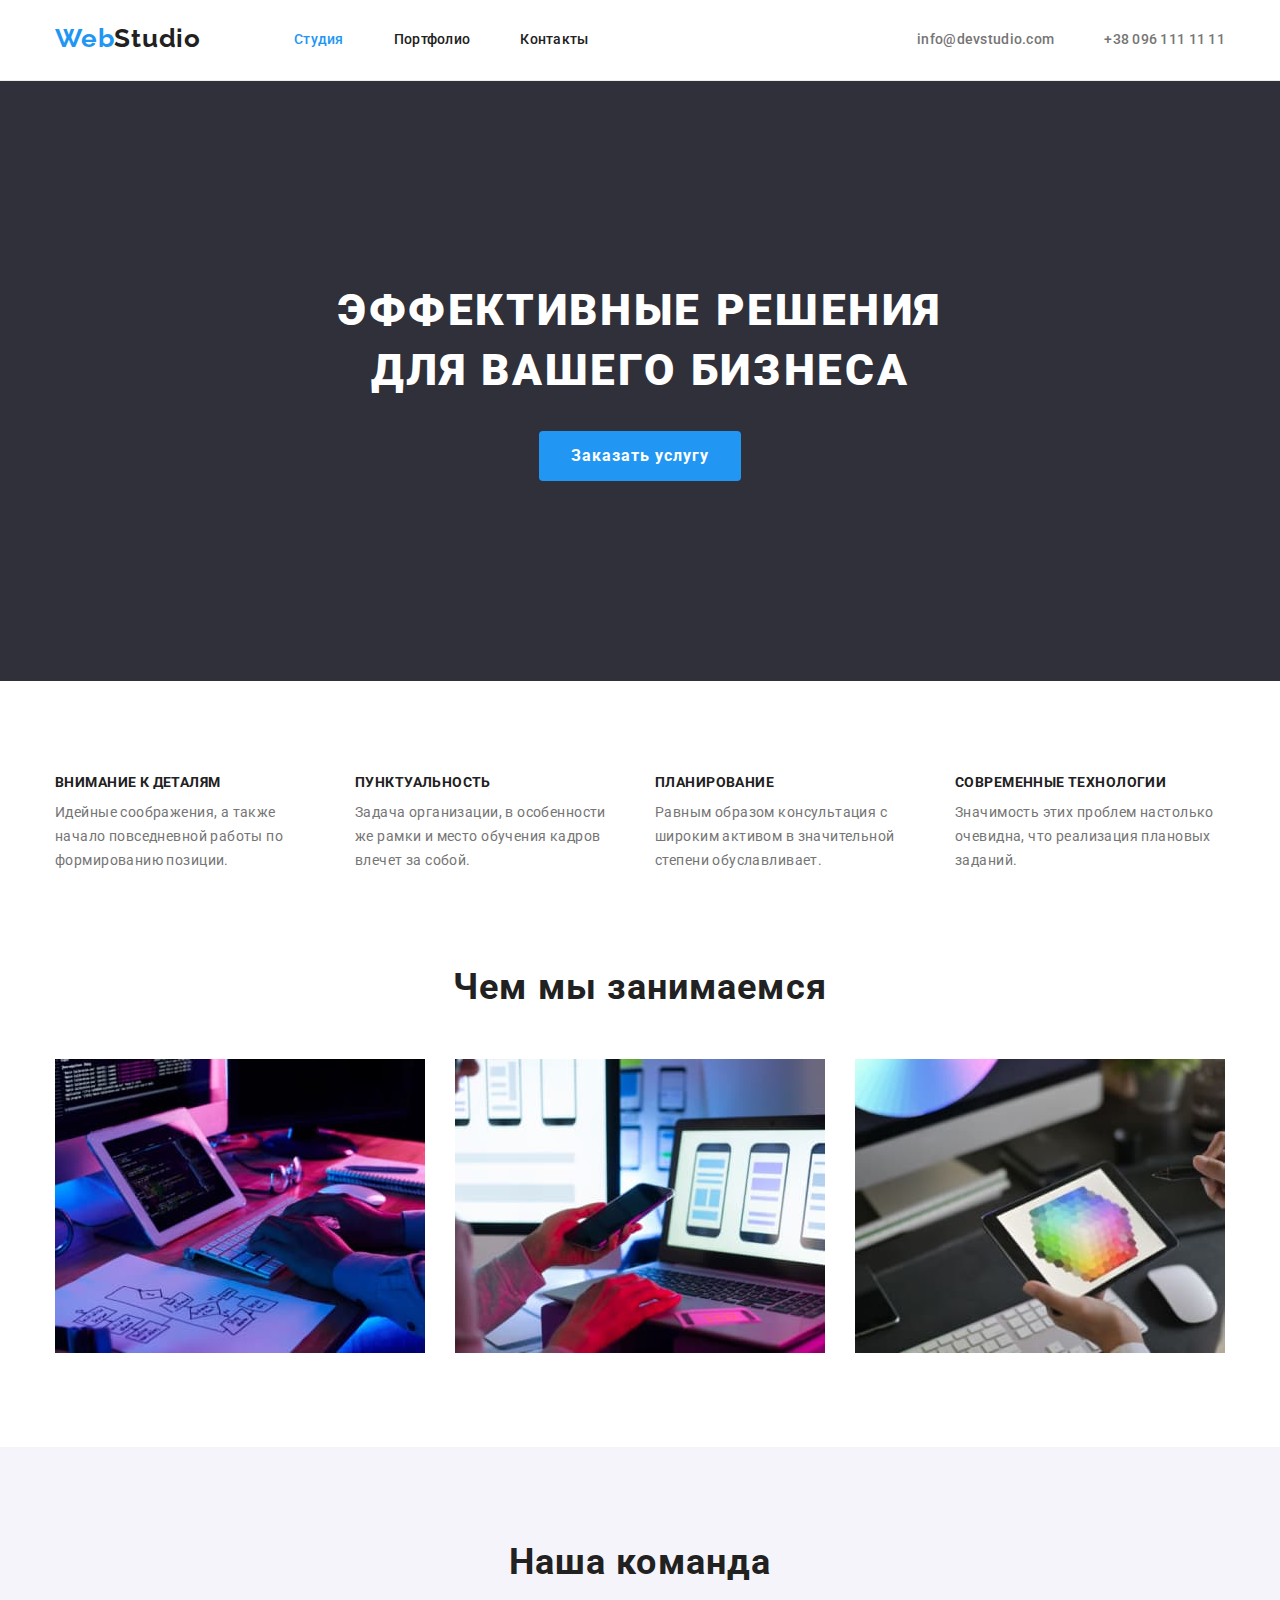
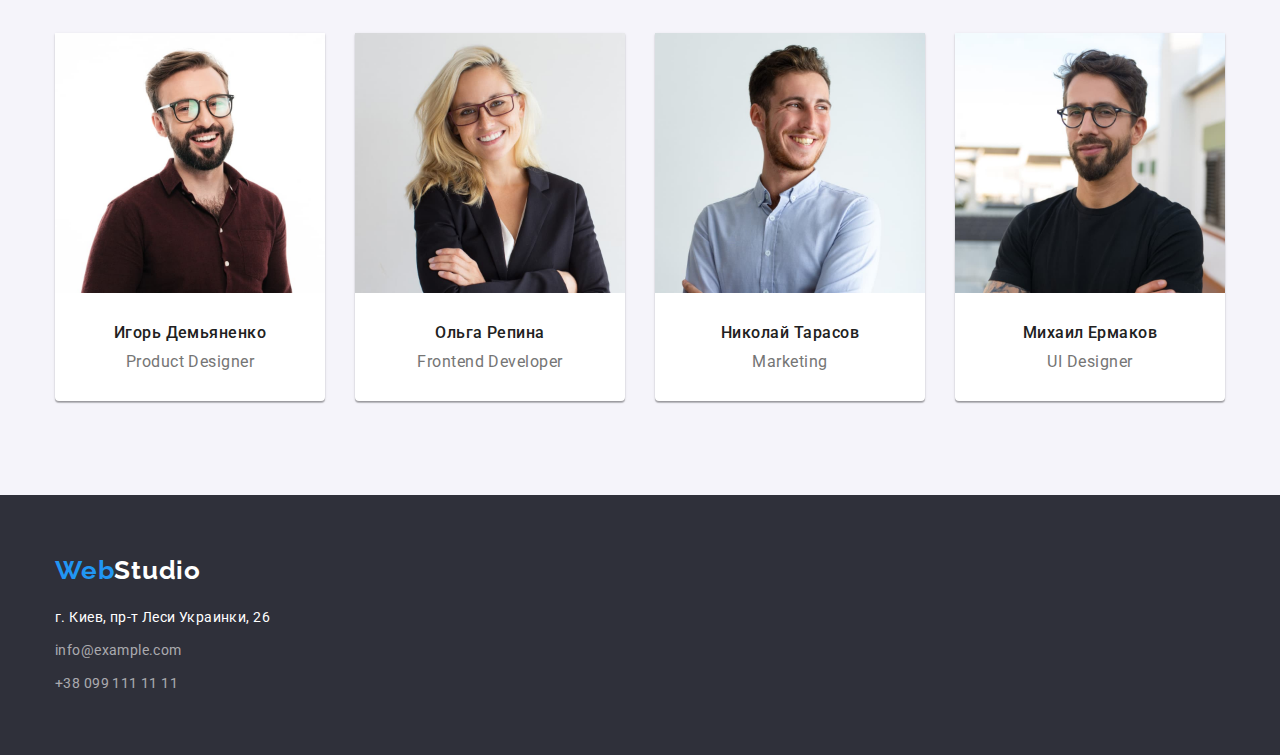
<file: index.html>
<!DOCTYPE html>
<html lang="ru">
  <head>
    <meta charset="UTF-8" />
    <meta http-equiv="X-UA-Compatible" content="IE=edge" />
    <meta name="viewport" content="width=device-width, initial-scale=1.0" />
    <title>WebStudio</title>
    <link rel="preconnect" href="https://fonts.googleapis.com" />
    <link rel="preconnect" href="https://fonts.gstatic.com" crossorigin />
    <link
      href="https://fonts.googleapis.com/css2?family=Oleo+Script&family=Raleway:wght@700&family=Roboto:ital,wght@0,400;0,500;0,700;0,900;1,400&display=swap"
      rel="stylesheet"
    />
    <link
      rel="stylesheet"
      href="https://cdnjs.cloudflare.com/ajax/libs/modern-normalize/1.1.0/modern-normalize.min.css"
    />

    <link href="./css/styles.css" rel="stylesheet" type="text/css" />
  </head>
  <body>
    <!-- Header section -->
    <header class="header">
      <div class="container header-container">
        <nav class="header-nav">
          <a class="header-logo link header-link" href="">
            <span class="logo">Web</span>Studio</a
          >
          <ul class="header-list list">
            <li class="header-item">
              <a class="header-link current" href="./index.html">Студия</a>
            </li>
            <li class="header-item">
              <a class="header-link" href="./portfolio.html">Портфолио</a>
            </li>
            <li class="header-item">
              <a class="header-link" href="">Контакты</a>
            </li>
          </ul>
        </nav>
        <ul class="header-contacts list">
          <li class="header-contacts-list">
            <a class="header-link link" href="mailto:info@devstudio.com"
              >info@devstudio.com</a
            >
          </li>
          <li class="header-contacts-list">
            <a class="header-link link" href="tel:+380961111111"
              >+38 096 111 11 11</a
            >
          </li>
        </ul>
      </div>
    </header>
    <!-- Main section -->
    <main class="main">
      <!--Hero-->
      <section class="hero section">
        <div class="container">
          <h1 class="hero-title">Эффективные решения для вашего бизнеса</h1>
          <button type="button" class="button primary">Заказать услугу</button>
        </div>
      </section>
      <!--Advantage-->
      <section class="section advantage">
        <div class="container">
          <h2 class="section-title visually-hidden">Наши преимущества</h2>
          <ul class="list advantage-list">
            <li class="advantage-item">
              <h3 class="advantage-title title">Внимание к деталям</h3>
              <p class="advantage-text">
                Идейные соображения, а также начало повседневной работы по
                формированию позиции.
              </p>
            </li>
            <li class="advantage-item">
              <h3 class="advantage-title title">Пунктуальность</h3>
              <p class="advantage-text">
                Задача организации, в особенности же рамки и место обучения
                кадров влечет за собой.
              </p>
            </li>
            <li class="advantage-item">
              <h3 class="advantage-title title">Планирование</h3>
              <p class="advantage-text">
                Равным образом консультация с широким активом в значительной
                степени обуславливает.
              </p>
            </li>
            <li class="advantage-item">
              <h3 class="advantage-title title">Современные технологии</h3>
              <p class="advantage-text">
                Значимость этих проблем настолько очевидна, что реализация
                плановых заданий.
              </p>
            </li>
          </ul>
        </div>
      </section>
      <!--What do we do-->
      <section class="section">
        <div class="container">
          <h2 class="section-title">Чем мы занимаемся</h2>
          <ul class="list do-list">
            <li class="do-img">
              <img
                src="./іmages/box1.jpg"
                alt="Разработка сайтов"
                width="370"
              />
            </li>
            <li class="do-img">
              <img
                src="./іmages/box2.jpg"
                alt="Разработка приложений"
                width="370"
              />
            </li>

            <li class="do-img">
              <img src="./іmages/box3.jpg" alt="Веб-дизайн" width="370" />
            </li>
          </ul>
        </div>
      </section>
      <!--Team-->
      <section class="section team">
        <div class="container">
          <h2 class="section-title">Наша команда</h2>
          <ul class="list team-list">
            <li class="team-img">
              <img
                src="./іmages/img1.jpg"
                alt="Фото продакт дизайнера"
                width="270"
              />
              <div class="team-caption">
                <h3 class="title team-member">Игорь Демьяненко</h3>
                <p class="team-position">Product Designer</p>
              </div>
            </li>
            <li class="team-img">
              <img
                src="./іmages/img2.jpg"
                alt="Фото разработчика"
                width="270"
              />
              <div class="team-caption">
                <h3 class="title team-member">Ольга Репина</h3>
                <p class="team-position">Frontend Developer</p>
              </div>
            </li>
            <li class="team-img">
              <img src="./іmages/img3.jpg" alt="Фото маркетолога" width="270" />
              <div class="team-caption">
                <h3 class="title team-member">Николай Тарасов</h3>
                <p class="team-position">Marketing</p>
              </div>
            </li>
            <li class="team-img">
              <img
                src="./іmages/img4.jpg"
                alt="Фото веб-дизайнера"
                width="270"
              />
              <div class="team-caption">
                <h3 class="title team-member">Михаил Ермаков</h3>
                <p class="team-position">UI Designer</p>
              </div>
            </li>
          </ul>
        </div>
      </section>
    </main>
    <!--Footer section -->
    <footer class="footer">
      <div class="container">
        <a class="footer-logo footer-link" href=""
          ><span class="logo">Web</span>Studio</a
        >
        <address class="footer-contacts">
          <p class="footer-address">г. Киев, пр-т Леси Украинки, 26</p>

          <a class="footer-link" href="mailto:info@example.com"
            >info@example.com
          </a>

          <a class="footer-link" href="tel:+380991111111">
            +38 099 111 11 11
          </a>
        </address>
      </div>
    </footer>
  </body>
</html>
</file>
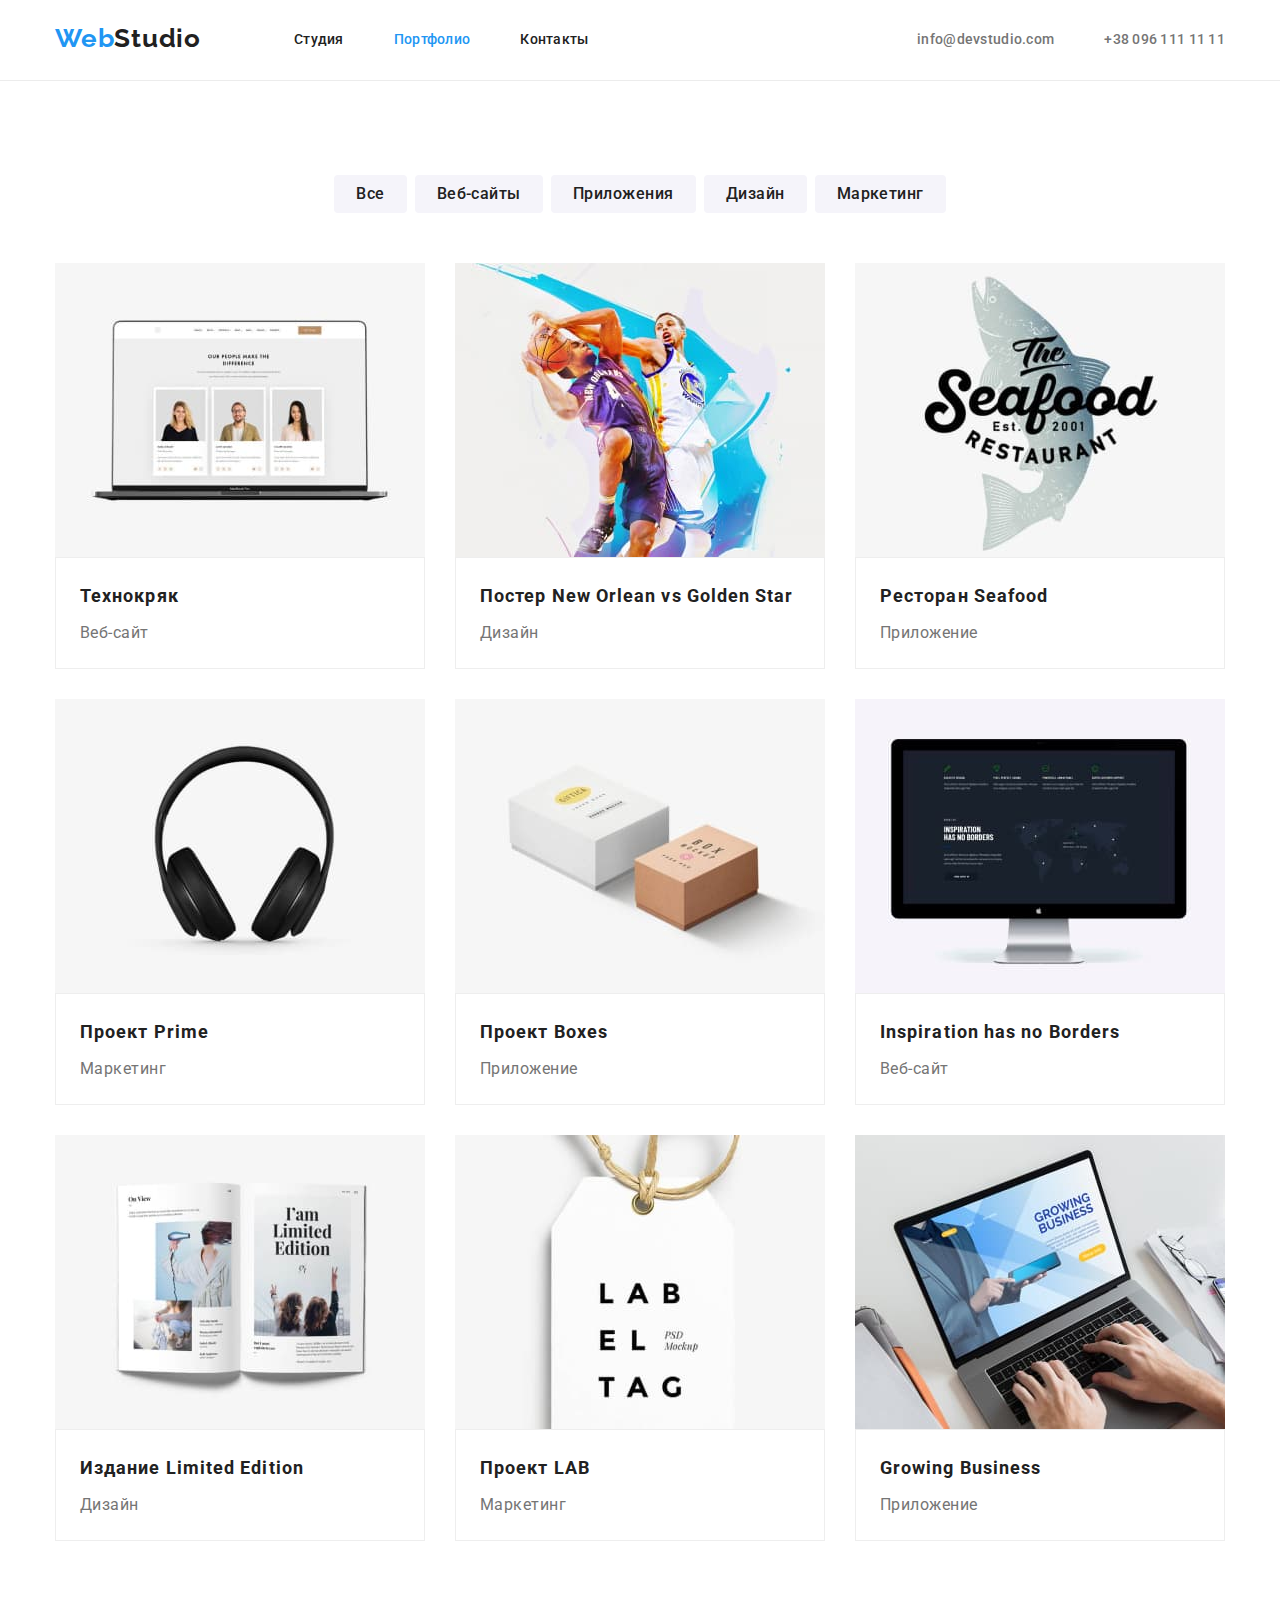
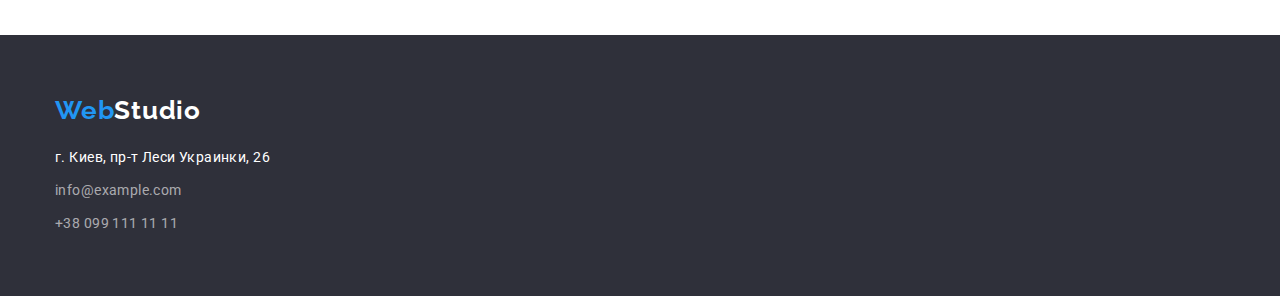
<file: portfolio.html>
<!DOCTYPE html>
<html lang="ru">
  <head>
    <meta charset="UTF-8" />
    <meta http-equiv="X-UA-Compatible" content="IE=edge" />
    <meta name="viewport" content="width=device-width, initial-scale=1.0" />
    <title>Portfolio</title>
    <link rel="preconnect" href="https://fonts.googleapis.com" />
    <link rel="preconnect" href="https://fonts.gstatic.com" crossorigin />
    <link
      href="https://fonts.googleapis.com/css2?family=Oleo+Script&family=Raleway:wght@700&family=Roboto:ital,wght@0,400;0,500;0,700;0,900;1,400&display=swap"
      rel="stylesheet"
    />
    <link
      rel="stylesheet"
      href="https://cdnjs.cloudflare.com/ajax/libs/modern-normalize/1.1.0/modern-normalize.min.css"
    />
    <link href="./css/styles.css" rel="stylesheet" />
  </head>
  <body>
    <!-- Header section -->
    <header class="header">
      <div class="container header-container">
        <nav class="header-nav">
          <a class="header-logo link header-link" href="">
            <span class="logo">Web</span>Studio</a
          >
          <ul class="header-list list">
            <li class="header-item">
              <a class="header-link" href="./index.html">Студия</a>
            </li>
            <li class="header-item">
              <a class="header-link current" href="./portfolio.html"
                >Портфолио</a
              >
            </li>
            <li class="header-item">
              <a class="header-link" href="">Контакты</a>
            </li>
          </ul>
        </nav>
        <ul class="header-contacts list">
          <li class="header-contacts-list">
            <a class="header-link link" href="mailto:info@devstudio.com"
              >info@devstudio.com</a
            >
          </li>
          <li class="header-contacts-list">
            <a class="header-link link" href="tel:+380961111111"
              >+38 096 111 11 11</a
            >
          </li>
        </ul>
      </div>
    </header>
    <!-- Main section -->
    <main class="main">
      <section class="main-filter section">
        <div class="container">
          <!--Buttons-->
          <h1 class="filter-hdr section-title visually-hidden">Фильтр</h1>
          <ul class="filter-list list">
            <li class="filter-item">
              <button type="button" class="filter-btn button secondary">
                Все
              </button>
            </li>
            <li class="filter-item">
              <button type="button" class="filter-btn button secondary">
                Веб-сайты
              </button>
            </li>
            <li class="filter-item">
              <button type="button" class="filter-btn button secondary">
                Приложения
              </button>
            </li>
            <li class="filter-item">
              <button type="button" class="filter-btn button secondary">
                Дизайн
              </button>
            </li>
            <li class="filter-item">
              <button type="button" class="filter-btn button secondary">
                Маркетинг
              </button>
            </li>
          </ul>
          <!--Work examples-->
          <h1 class="header-portfolio section-title visually-hidden">
            Потрфолио
          </h1>
          <ul class="portfolio-list list">
            <li class="portfolio-item">
              <a href="" class="link">
                <img
                  class="portfolio-img"
                  src="./іmages/img1.2.jpg"
                  alt="Лептоп с открытой страницей сайта Технокряк"
                  width="370"
                />
                <div class="portfolio-caption">
                  <h2 class="portfolio-title">Технокряк</h2>
                  <p class="portfolio-product">Веб-сайт</p>
                </div>
              </a>
            </li>
            <li class="portfolio-item">
              <a href="" class="link">
                <img
                  class="portfolio-img"
                  src="./іmages/img2.2.jpg"
                  alt="Постер с двумя играющими баскетболистами"
                  width="370"
                />
                <div class="portfolio-caption">
                  <h2 class="portfolio-title">
                    Постер New Orlean vs Golden Star
                  </h2>
                  <p class="portfolio-product">Дизайн</p>
                </div>
              </a>
            </li>
            <li class="portfolio-item">
              <a href="" class="link">
                <img
                  class="portfolio-img"
                  src="./іmages/img3.2.jpg"
                  alt="Эмблема ресторана Seafood"
                  width="370"
                />
                <div class="portfolio-caption">
                  <h2 class="portfolio-title">Ресторан Seafood</h2>
                  <p class="portfolio-product">Приложение</p>
                </div>
              </a>
            </li>
            <li class="portfolio-item">
              <a href="" class="link">
                <img
                  class="portfolio-img"
                  src="./іmages/img4.2.jpg"
                  alt="Наушники"
                  width="370"
                />
                <div class="portfolio-caption">
                  <h2 class="portfolio-title">Проект Prime</h2>
                  <p class="portfolio-product">Маркетинг</p>
                </div>
              </a>
            </li>
            <li class="portfolio-item">
              <a href="" class="link">
                <img
                  class="portfolio-img"
                  src="./іmages/img5.2.jpg"
                  alt="Коробки"
                  width="370"
                />
                <div class="portfolio-caption">
                  <h2 class="portfolio-title">Проект Boxes</h2>
                  <p class="portfolio-product">Приложение</p>
                </div>
              </a>
            </li>
            <li class="portfolio-item">
              <a href="" class="link">
                <img
                  class="portfolio-img"
                  src="./іmages/img6.2.jpg"
                  alt="Монитор с открытой страницей вебсайта"
                  width="370"
                />
                <div class="portfolio-caption">
                  <h2 class="portfolio-title">Inspiration has no Borders</h2>
                  <p class="portfolio-product">Веб-сайт</p>
                </div>
              </a>
            </li>
            <li class="portfolio-item">
              <a href="" class="link">
                <img
                  class="portfolio-img"
                  src="./іmages/img7.2.jpg"
                  alt="Разворот журнала Limited Edition"
                  width="370"
                />
                <div class="portfolio-caption">
                  <h2 class="portfolio-title">Издание Limited Edition</h2>
                  <p class="portfolio-product">Дизайн</p>
                </div>
              </a>
            </li>
            <li class="portfolio-item">
              <a href="" class="link">
                <img
                  class="portfolio-img"
                  src="./іmages/img8.2.jpg"
                  alt="Этикетка LAB"
                  width="370"
                />
                <div class="portfolio-caption">
                  <h2 class="portfolio-title">Проект LAB</h2>
                  <p class="portfolio-product">Маркетинг</p>
                </div>
              </a>
            </li>
            <li class="portfolio-item">
              <a href="" class="link">
                <img
                  class="portfolio-img"
                  src="./іmages/img9.2.jpg"
                  alt="Руки пользователя за лептопом с открытым приложением Growing Business"
                  width="370"
                />
                <div class="portfolio-caption">
                  <h2 class="portfolio-title">Growing Business</h2>
                  <p class="portfolio-product">Приложение</p>
                </div>
              </a>
            </li>
          </ul>
        </div>
      </section>
    </main>
    <!--Footer section -->
    <footer class="footer">
      <div class="container">
        <a class="footer-logo footer-link" href=""
          ><span class="logo">Web</span>Studio</a
        >
        <address class="footer-contacts">
          <p class="footer-address">г. Киев, пр-т Леси Украинки, 26</p>

          <a class="footer-link" href="mailto:info@example.com"
            >info@example.com</a
          >
          <a class="footer-link" href="tel:+380991111111">
            +38 099 111 11 11
          </a>
        </address>
      </div>
    </footer>
  </body>
</html>
</file>
<file: css/styles.css>
:root {
  --primary-text-color: #757575;
  --title-text-color: #212121;
  --accent-color: #2196f3;
  --primary-white-color: #ffffff;
  --button-color: #f5f4fa;
  --transparent-white-color: rgba(255, 255, 255, 0.6);
  --hero-color: #2f303a;
  --button-hover: #188ce8;
  --border-color:#ECECEC;
  --border-color-portfolio:#EEEEEE;

}

body {
  color: var(--primary-text-color);
  text-decoration: none;
  font-family: Roboto, sans-serif;
}

h1, h2, h3, h4, h5, h6, p, ul {
  padding: 0;
  margin: 0;
}
img {
  display: block;
}
.list {
  list-style: none;
  padding: 0;
  margin: 0;
 
 
}
.list .current {
  color: var(--accent-color);
}


.visually-hidden {
  position: absolute;
  width: 1px;
  height: 1px;
  margin: -1px;
  border: 0;
  padding: 0;
  
  white-space: nowrap;
  clip-path: inset(100%);
  clip: rect(0 0 0 0);
  overflow: hidden;
}


/*Header Nav*/
.header {
  border-bottom: 1px solid var(--border-color);
}
.container {
  margin: 0 auto;
  
  width: 1200px;
  padding-left: 15px;
  padding-right: 15px;
  
  
  /*outline: 2px solid tomato;*/
}
.header-container {
  display: flex;
}
.header-nav {
  display: flex;
  margin-right: auto;
}
.header-list {
  display: flex;
  gap: 50px;
}
.logo {
  color: var(--accent-color);
  
}

.header-contacts {
  display: flex;
  gap: 50px;
}
.header-link {
  color: var(--title-text-color);
  text-decoration: none;
  display: block;
  padding-bottom: 32px;
  padding-top: 32px;
  display: block;
}
.header-contacts-list a {
  color: var(--primary-text-color);
  
}
.link {
  text-decoration: none;
}
.header-link:hover,
.header-link:focus {
  color: var(--accent-color);
}


.header-logo {
  font-family: Raleway;
  font-weight: 700;
  font-size: 26px;
  line-height: 1.14;
  letter-spacing: 0.03em;
  margin-right: 93px;
  
}
.header-logo.link {
  padding-top: 24px;
  padding-bottom: 25px;
}
.header-item {
  font-weight: 500;
  font-size: 14px;
  line-height: 1.14;
  letter-spacing: 0.02em;
  
}
.header-contacts-list {
  font-weight: 500;
  font-size: 14px;
  line-height: 1.14;
  letter-spacing: 0.02em;
}

/*main*/

/*hero*/
.hero {
  background-color: var(--hero-color);
  text-align: center;
}
.hero-title {
  color: var(--primary-white-color);

  font-weight: 900;
  font-size: 44px;
  line-height: 1.36;

  
  letter-spacing: 0.06em;
  text-transform: uppercase;
  margin-bottom: 30px;
  
  display: block;
}
.hero.section .container {
  width: 696px;
}
.hero.section {
  padding-top: 200px;
  padding-bottom: 200px;
}
/*sections*/


.section-title {
  color: var(--title-text-color);
  font-weight: 700;
  font-size: 36px;
  line-height: 1.17;
  text-align: center;
  letter-spacing: 0.03em;
  margin-bottom: 50px;
}

.section {
  padding-top: 94px;
  padding-bottom: 94px;
}

.section.advantage {
  padding-bottom: 0;
}

.advantage-list {
  display: flex;
  gap: 30px;
}

.team-list {
  display: flex;
  gap:30px;
}
.advantage-list .title,
.team-list .title {
  color: var(--title-text-color);
}


.advantage-item {
  width: 270px;
  
}
.portfolio-title {
  color: var(--title-text-color);
}
.advantage-title {
  font-weight: 700;
  font-size: 14px;
  line-height: 1.14;
  letter-spacing: 0.03em;
  text-transform: uppercase;
}
.advantage-text {
  font-weight: 400;
  font-size: 14px;
  line-height: 1.71;
  letter-spacing: 0.03em;
  margin-top: 10px;
}

.do-list {
  display: flex;
  gap: 30px;
}
.do-img {
  width: 370px;
 
}


.team {
  background-color: var(--button-color);
}
.team-member {
  font-weight: 500;
  font-size: 16px;
  line-height: 1.19;

  letter-spacing: 0.03em;
}
.team-caption {
  padding-top: 30px;
  padding-bottom: 30px;
  text-align: center;
  
}
.team-position {
  font-size: 16px;
  line-height: 1.19;

  letter-spacing: 0.03em;
  margin-top: 10px;
}

.team-img {
  
  width: 270px;
  box-shadow: 0px 1px 3px rgba(0, 0, 0, 0.12), 0px 1px 1px rgba(0, 0, 0, 0.14), 0px 2px 1px rgba(0, 0, 0, 0.2);
  border-radius: 0px 0px 4px 4px;
  background: var(--primary-white-color);

}



/*Portfolio*/
.filter-list {
  display: flex;
  gap: 8px;
  justify-content: center;
  margin-bottom: 50px;
}
.portfolio-list {
  display: flex;
  flex-wrap: wrap;
  gap: 30px;
}



.portfolio-title {
  font-weight: 700;
  font-size: 18px;
  line-height: 2;

  letter-spacing: 0.06em;
  margin-bottom: 4px;
}
.portfolio-item {
  
  width: 370px;
}

.portfolio-caption {
  padding-top: 20px ;
  padding-bottom: 20px ;
  border: 1px solid var(--border-color-portfolio);
  padding: 20px 24px;
 
}
.portfolio-product {
  font-size: 16px;
  line-height: 1.88;

  letter-spacing: 0.03em;
  color: var(--primary-text-color)
}


/*footer*/
.footer {
  background-color: var(--hero-color);
}

.footer  {
  padding-top: 60px;
  padding-bottom: 60px;


}

.footer a {
  color: var(--primary-white-color);

}



.footer .footer-link {
  color: var(--transparent-white-color);
  display: block;
  
}
.footer-address {
  margin-top: 20px;
}

.footer-logo.footer-link {
  color: var(--primary-white-color);
}
.footer-address {
  color: var(--primary-white-color);
  font-size: 14px;
  line-height: 1.71;
  letter-spacing: 0.03em;
  font-style: normal;
}

.footer-link:hover,
.footer-link:focus {
  color: var(--accent-color);
}

.footer-logo.footer-link {
  font-family: "Raleway";

  font-weight: 700;
  font-size: 26px;
  line-height: 1.19;

  letter-spacing: 0.03em;
}
.footer-link {
  font-style: normal;

  font-size: 14px;
  line-height: 1.71;

  letter-spacing: 0.03em;
  text-decoration: none;
}
.footer-contacts .footer-link {
  margin-top: 9px;
}
/*button*/

.button {
  color: var(--primary-white-color);
  background-color: var(--accent-color);
  cursor: pointer;
  display: inline-block;
  border-radius: 4px;
   text-align: center;
}
.button.primary {
  color: var(--primary-white-color);
  background-color: var(--accent-color);
  border: var(--accent-color);
  font-family: "Roboto";

  font-weight: 700;
  font-size: 16px;
  line-height: 1.88;
  letter-spacing: 0.06em

  
  align-items: center;

  letter-spacing: 0.06em;
  padding: 10px 32px;
  min-width: 200px;
 
}
.button.primary:hover,
.button.primary:focus {
  background-color: var(--button-hover);
}
.button.secondary {
  color: var(--title-text-color);
  background-color: var(--button-color);
  border: var(--button-color);
  font-family: "Roboto";
  font-style: normal;
  font-weight: 500;
  font-size: 16px;
  line-height: 1.62;

  letter-spacing: 0.03em;
  padding: 6px 22px;
  
}

.button.button.secondary:hover {
  color: var(--primary-white-color);
  background-color: var(--accent-color);
}
.button.secondary:focus {
  color: var(--primary-white-color);
  background-color: var(--accent-color);
}

/* цвет фона #FFFFFF */
/* цвет фона вторичный #F5F4FA */
/* цвет акцента  #2196F3 */
/*font-femaly Roboto*/
/*font Roboto*/
/* font logo Raleway*/
/* вторичный цвет текста #212121 */
/* основной цвет текста #757575*/
/*цвет текста герой #FFFFFF */
/*  акцент шрифта #2196F3 */
</file>
